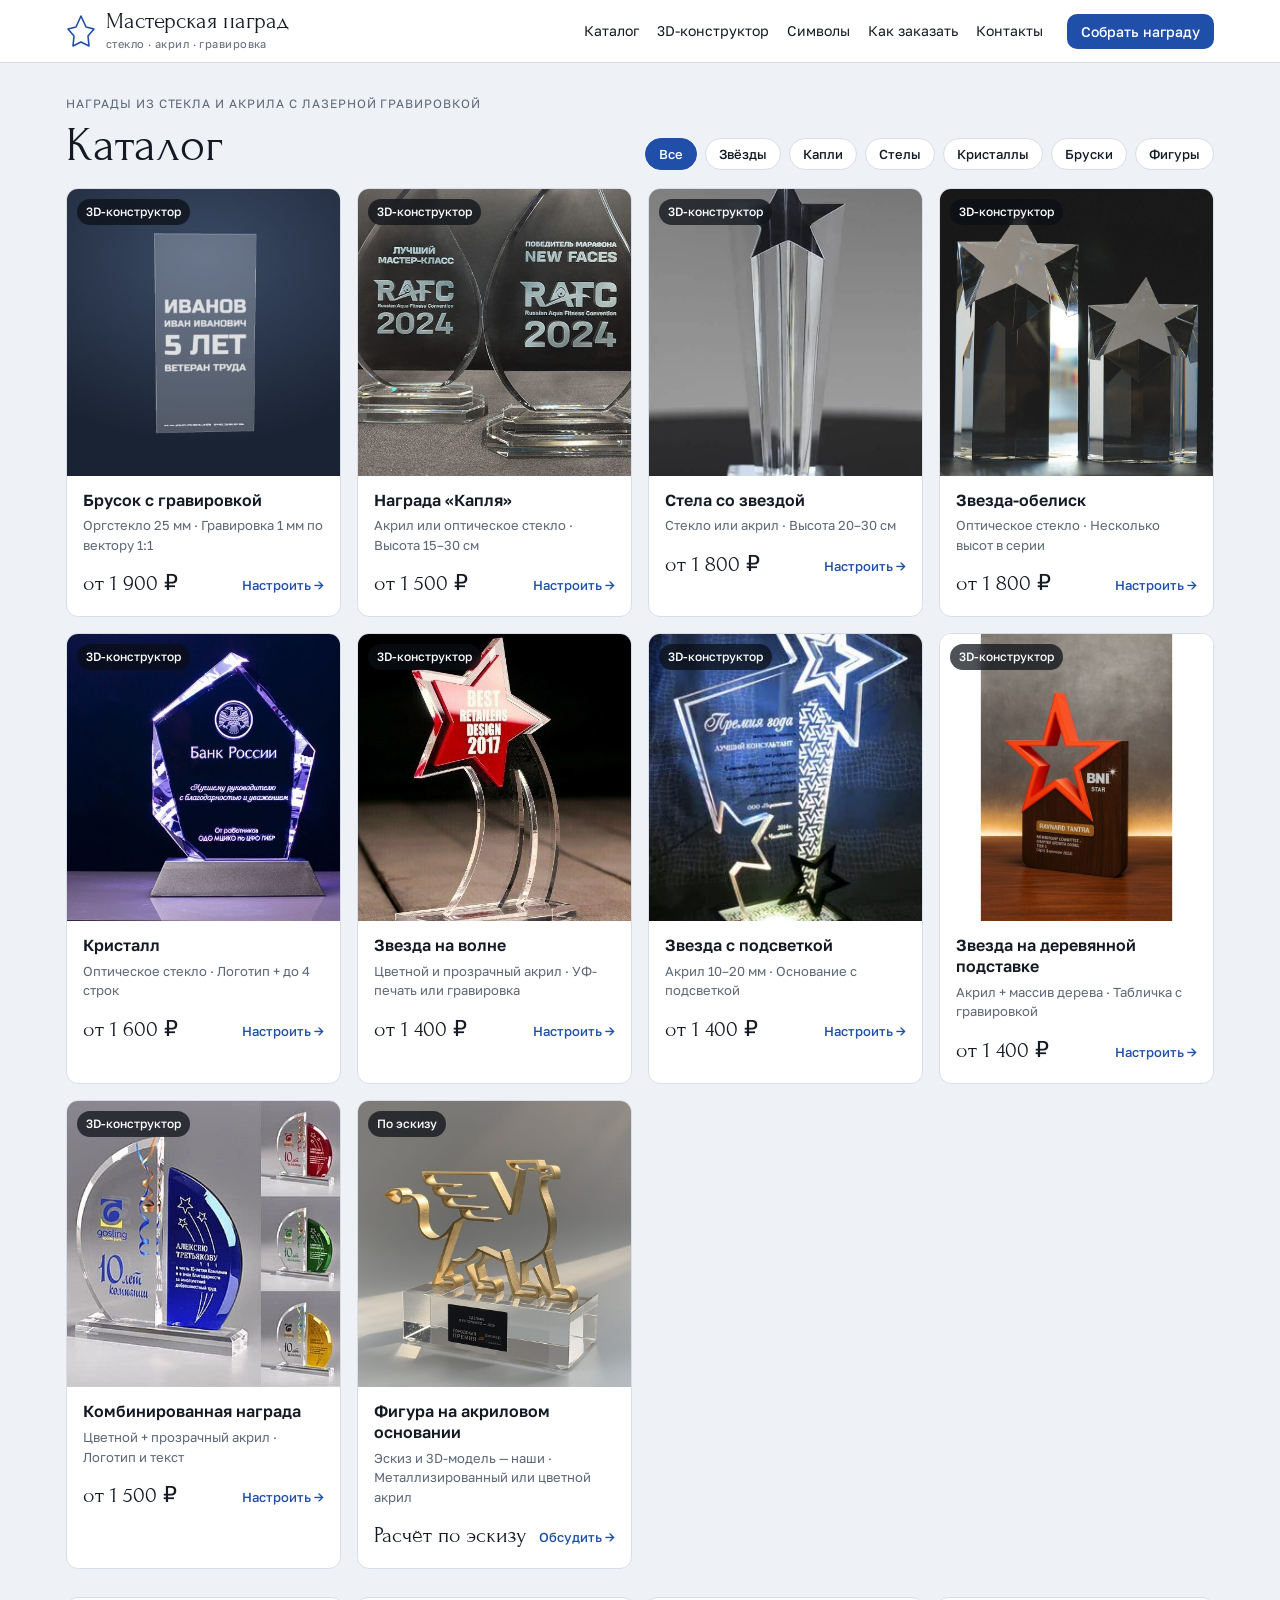
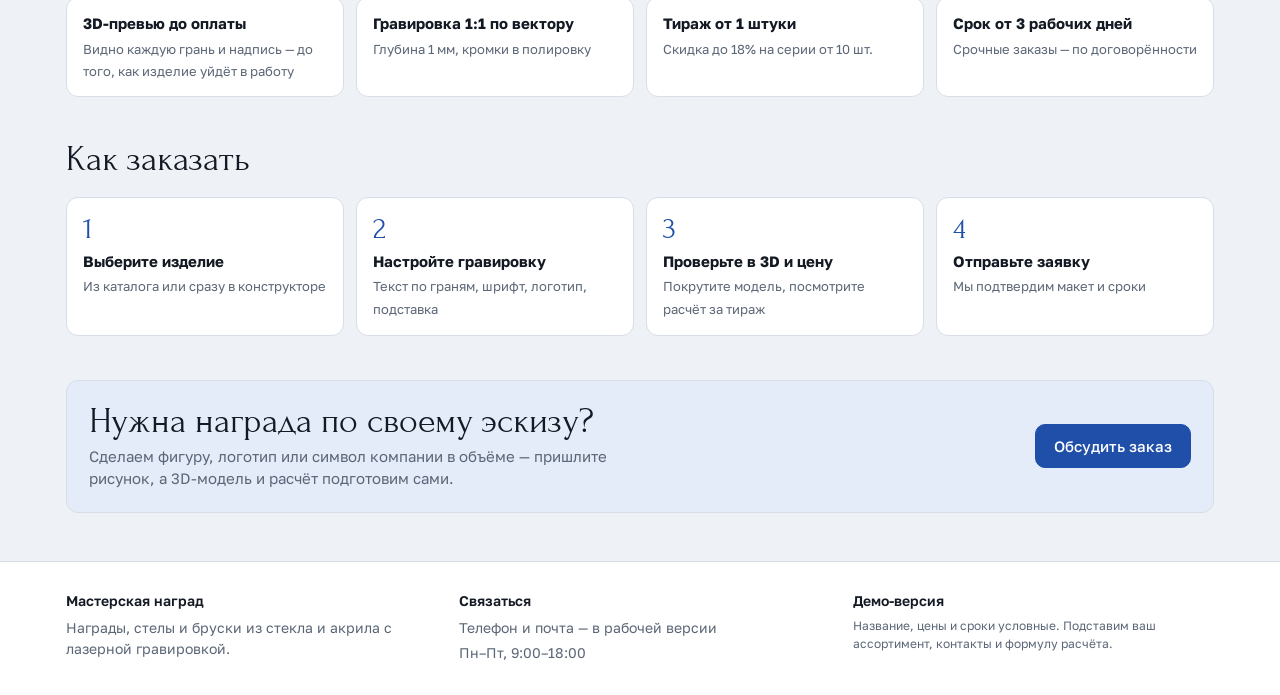
<file: index.html>
<!doctype html>
<html lang="ru">
<head>
<meta charset="utf-8">
<meta name="viewport" content="width=device-width, initial-scale=1, viewport-fit=cover">
<title>Мастерская наград</title>
<meta name="description" content="Награды из стекла и акрила с лазерной гравировкой. Соберите свою награду в 3D-конструкторе и сразу узнайте цену.">
<link rel="preconnect" href="https://fonts.googleapis.com">
<link rel="preconnect" href="https://fonts.gstatic.com" crossorigin>
<link rel="stylesheet" href="https://fonts.googleapis.com/css2?family=Forum&family=Golos+Text:wght@400;500;600&display=swap">
<link rel="stylesheet" href="site.css">
<style>
/* Главная: каталог с фильтром сразу под шапкой, затем преимущества и шаги заказа */
.catalog-top { padding-top: 28px; }
.catalog-top h1 { font-size: clamp(32px, 4.6vw, 48px); margin-top: 6px; }

.perks { display: grid; grid-template-columns: repeat(auto-fit, minmax(210px, 1fr)); gap: 12px; padding-top: 28px; }
.perk { background: var(--surface); border: 1px solid var(--line); border-radius: var(--r); padding: 14px 16px; }
.perk b { display: block; font-size: 15px; margin-bottom: 2px; }
.perk span { font-size: 13px; color: var(--muted); }

.steps { display: grid; grid-template-columns: repeat(auto-fit, minmax(210px, 1fr)); gap: 12px; counter-reset: s; margin: 0; padding: 0; list-style: none; }
.steps li { background: var(--surface); border: 1px solid var(--line); border-radius: var(--r); padding: 16px; counter-increment: s; }
.steps li::before { content: counter(s); font-family: var(--font-display); font-size: 30px; line-height: 1; color: var(--accent); display: block; margin-bottom: 6px; }
.steps b { display: block; margin-bottom: 2px; }
.steps span { font-size: 13px; color: var(--muted); }

.cta-band { background: var(--accent-soft); border: 1px solid var(--line); border-radius: var(--r); padding: 22px; display: flex; flex-wrap: wrap; gap: 14px 24px; align-items: center; justify-content: space-between; }
.cta-band p { margin: 4px 0 0; color: var(--muted); max-width: 60ch; }
</style>
</head>
<body>

<header class="site-head">
  <div class="container">
    <a class="brand" href="index.html" aria-label="Мастерская наград — на главную">
      <svg viewBox="0 0 30 34" aria-hidden="true"><path d="M15 2l5 11 8 2-6 7 1 10-8-4-8 4 1-10-6-7 8-2z"/></svg>
      <span><b>Мастерская наград</b><small>стекло · акрил · гравировка</small></span>
    </a>
    <nav class="nav" aria-label="Разделы">
      <a href="#catalog">Каталог</a>
      <a href="product.html?p=brusok">3D-конструктор</a>
      <a href="library.html">Символы</a>
      <a href="#how">Как заказать</a>
      <a href="#contacts">Контакты</a>
    </nav>
    <a class="head-cta" href="product.html?p=brusok">Собрать награду</a>
  </div>
</header>


<main class="container">

  <section class="section catalog-top" id="catalog" aria-labelledby="catTitle">
    <div class="section-head">
      <div><span class="eyebrow">Награды из стекла и акрила с лазерной гравировкой</span><h1 id="catTitle">Каталог</h1></div>
      <div class="chips" id="chips" role="group" aria-label="Категории"></div>
    </div>
    <div class="cards" id="cards"></div>
  </section>

  <div class="perks">
    <div class="perk"><b>3D-превью до оплаты</b><span>Видно каждую грань и надпись — до того, как изделие уйдёт в работу</span></div>
    <div class="perk"><b>Гравировка 1:1 по вектору</b><span>Глубина 1 мм, кромки в полировку</span></div>
    <div class="perk"><b>Тираж от 1 штуки</b><span>Скидка до 18% на серии от 10 шт.</span></div>
    <div class="perk"><b>Срок от 3 рабочих дней</b><span>Срочные заказы — по договорённости</span></div>
  </div>

  <section class="section" id="how" aria-labelledby="howTitle">
    <h2 id="howTitle">Как заказать</h2>
    <ol class="steps">
      <li><b>Выберите изделие</b><span>Из каталога или сразу в конструкторе</span></li>
      <li><b>Настройте гравировку</b><span>Текст по граням, шрифт, логотип, подставка</span></li>
      <li><b>Проверьте в 3D и цену</b><span>Покрутите модель, посмотрите расчёт за тираж</span></li>
      <li><b>Отправьте заявку</b><span>Мы подтвердим макет и сроки</span></li>
    </ol>
  </section>

  <section class="section">
    <div class="cta-band">
      <div>
        <h2>Нужна награда по своему эскизу?</h2>
        <p>Сделаем фигуру, логотип или символ компании в объёме — пришлите рисунок, а 3D-модель и расчёт подготовим сами.</p>
      </div>
      <a class="button" href="product.html?p=figure">Обсудить заказ</a>
    </div>
  </section>
</main>

<footer class="site-foot" id="contacts">
  <div class="container">
    <div><b>Мастерская наград</b><p>Награды, стелы и бруски из стекла и акрила с лазерной гравировкой.</p></div>
    <div><b>Связаться</b><p>Телефон и почта — в рабочей версии</p><p>Пн–Пт, 9:00–18:00</p></div>
    <div><b>Демо-версия</b><p class="demo-note">Название, цены и сроки условные. Подставим ваш ассортимент, контакты и формулу расчёта.</p></div>
  </div>
</footer>

<script src="catalog.js"></script>
<script>
(function () {
  const rub = n => new Intl.NumberFormat('ru-RU').format(n) + ' ₽';
  const cards = document.getElementById('cards'), chips = document.getElementById('chips');
  const esc = s => s.replace(/[&<>"]/g, c => ({ '&': '&amp;', '<': '&lt;', '>': '&gt;', '"': '&quot;' }[c]));
  function render(cat) {
    cards.innerHTML = CATALOG.filter(p => cat === 'all' || p.cat === cat).map(p => `
      <a class="card" href="product.html?p=${p.id}">
        <div class="card-img"><img src="${p.img}" alt="${esc(p.name)}" loading="lazy">${p.shape ? '<span class="badge">3D-конструктор</span>' : '<span class="badge">По эскизу</span>'}</div>
        <div class="card-body">
          <h3>${esc(p.name)}</h3>
          <p>${esc(p.specs.slice(0, 2).join(' · '))}</p>
          <div class="card-foot"><span class="card-price">${p.from ? 'от ' + rub(p.from) : 'Расчёт по эскизу'}</span><span class="card-link">${p.shape ? 'Настроить →' : 'Обсудить →'}</span></div>
        </div>
      </a>`).join('');
  }
  const used = new Set(CATALOG.map(p => p.cat));
  chips.innerHTML = Object.entries(CATS).filter(([k]) => k === 'all' || used.has(k))
    .map(([k, v]) => `<button type="button" data-cat="${k}" aria-pressed="${k === 'all'}">${v}</button>`).join('');
  chips.addEventListener('click', e => {
    const b = e.target.closest('button'); if (!b) return;
    chips.querySelectorAll('button').forEach(x => x.setAttribute('aria-pressed', String(x === b)));
    render(b.dataset.cat);
  });
  render('all');
})();
</script>
</body>
</html>
</file>
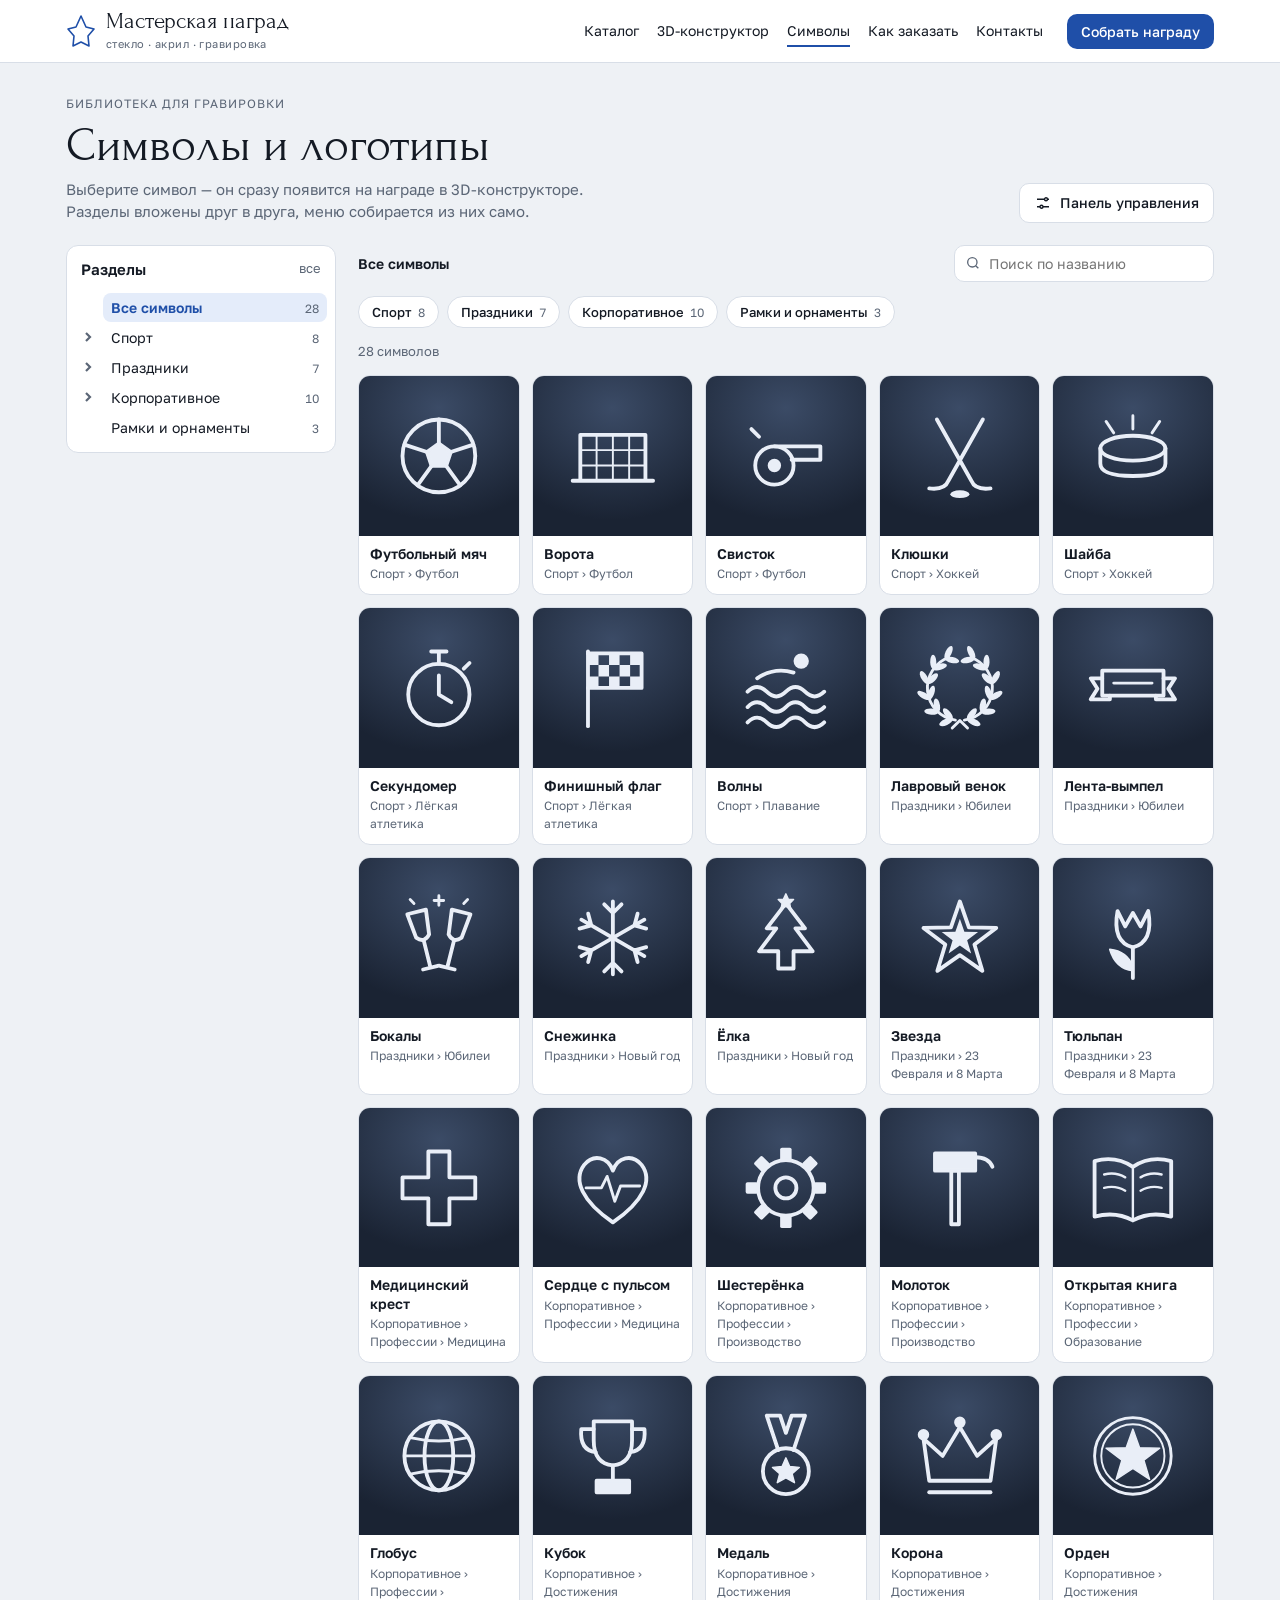
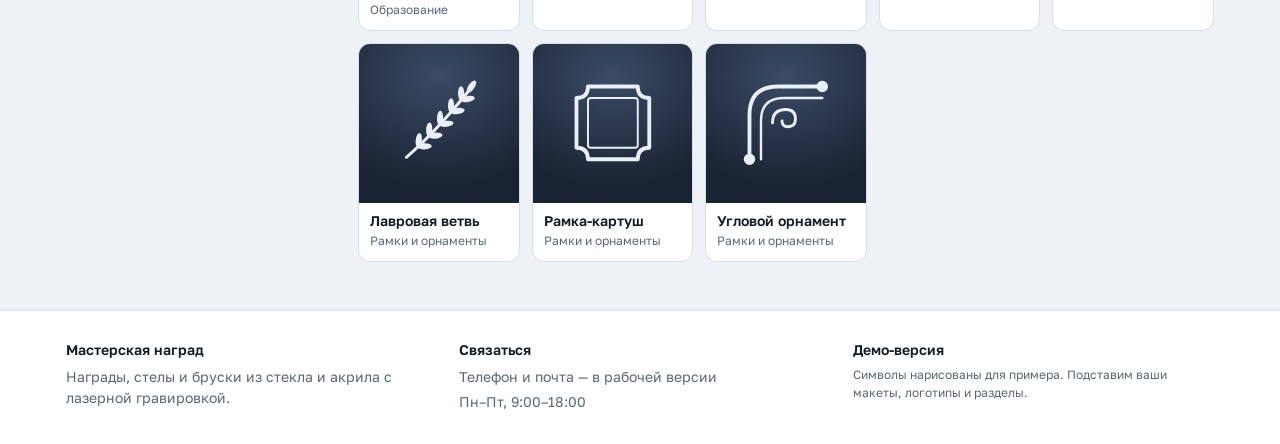
<file: library.html>
<!doctype html>
<html lang="ru">
<head>
<meta charset="utf-8">
<meta name="viewport" content="width=device-width, initial-scale=1, viewport-fit=cover">
<title>Символы для гравировки · Мастерская наград</title>
<meta name="description" content="Библиотека символов и логотипов для гравировки: разделы, поиск и перенос на награду в 3D-конструкторе.">
<link rel="preconnect" href="https://fonts.googleapis.com">
<link rel="preconnect" href="https://fonts.gstatic.com" crossorigin>
<link rel="stylesheet" href="https://fonts.googleapis.com/css2?family=Forum&family=Golos+Text:wght@400;500;600&display=swap">
<link rel="stylesheet" href="site.css">
<style>
/* Библиотека символов: дерево разделов слева, сетка справа, панель управления по кнопке */
.page-head { padding-top: 28px; display: flex; flex-wrap: wrap; gap: 14px 24px; align-items: end; justify-content: space-between; }
.page-head h1 { font-size: clamp(32px, 4.6vw, 48px); margin: 6px 0 8px; }
.page-head p { margin: 0; color: var(--muted); max-width: 62ch; }
.admin-toggle {
  font: 500 14px var(--font-body); display: inline-flex; align-items: center; gap: 8px; cursor: pointer;
  border: 1px solid var(--line); background: var(--surface); color: var(--fg); border-radius: 10px; padding: 10px 14px;
}
.admin-toggle svg { width: 18px; height: 18px; fill: none; stroke: currentColor; stroke-width: 1.8; }
.admin-toggle[aria-pressed="true"] { background: var(--accent); border-color: var(--accent); color: var(--on-accent); }
.admin-toggle:focus-visible { outline: 2px solid var(--accent); outline-offset: 2px; }

.for-banner {
  margin-top: 18px; background: var(--accent-soft); border: 1px solid var(--line); border-radius: var(--r);
  padding: 12px 16px; display: flex; flex-wrap: wrap; gap: 6px 16px; justify-content: space-between; align-items: center; font-size: 14px;
}

.lib { display: grid; grid-template-columns: 270px minmax(0, 1fr); gap: 22px; margin-top: 22px; align-items: start; }
@media (max-width: 820px) { .lib { grid-template-columns: minmax(0, 1fr); gap: 14px; } }

/* Дерево разделов */
.tree-box { background: var(--surface); border: 1px solid var(--line); border-radius: var(--r); position: sticky; top: 78px; max-height: calc(100vh - 96px); overflow: auto; }
@media (max-width: 820px) { .tree-box { position: static; max-height: none; } }
.tree-box summary { list-style: none; cursor: pointer; padding: 12px 14px; font-weight: 600; display: flex; justify-content: space-between; align-items: center; gap: 8px; }
.tree-box summary::-webkit-details-marker { display: none; }
.tree-box summary small { font-weight: 400; color: var(--muted); font-size: 13px; }
.tree-box summary::after { content: ""; width: 8px; height: 8px; border-right: 2px solid var(--muted); border-bottom: 2px solid var(--muted); transform: rotate(45deg); margin-top: -4px; transition: transform .15s; }
.tree-box[open] summary::after { transform: rotate(-135deg); margin-top: 4px; }
@media (min-width: 821px) { .tree-box summary { pointer-events: none; } .tree-box summary::after { display: none; } }
.tree { padding: 0 8px 10px; }
.tree ul { list-style: none; margin: 0; padding: 0; }
.node { display: flex; align-items: center; gap: 2px; padding-left: calc(var(--d, 0) * 16px); border-radius: 8px; }
.node.drop { outline: 2px dashed var(--accent); outline-offset: -2px; }
.caret, .caret-sp { width: 26px; height: 30px; flex: none; }
.caret { border: 0; background: none; color: var(--muted); cursor: pointer; border-radius: 6px; display: grid; place-items: center; }
.caret svg { width: 12px; height: 12px; fill: none; stroke: currentColor; stroke-width: 2.2; transition: transform .15s; }
.caret[aria-expanded="true"] svg { transform: rotate(90deg); }
.caret:focus-visible, .node-btn:focus-visible { outline: 2px solid var(--accent); outline-offset: 1px; }
.node-btn {
  flex: 1; min-width: 0; text-align: left; font: 400 14px var(--font-body); color: var(--fg); background: none; border: 0;
  padding: 6px 8px; border-radius: 8px; cursor: pointer; display: flex; justify-content: space-between; gap: 8px; align-items: baseline;
}
.node-btn span:first-child { overflow-wrap: anywhere; }
.node-btn:hover { background: var(--bg); }
.node-btn[aria-current="true"] { background: var(--accent-soft); color: var(--accent); font-weight: 600; }
.cnt { font-size: 12px; color: var(--muted); font-variant-numeric: tabular-nums; font-weight: 400; }

/* Правая часть */
.panel { display: grid; gap: 14px; min-width: 0; }
.toolbar { display: flex; flex-wrap: wrap; gap: 10px 16px; align-items: center; justify-content: space-between; }
.crumbs { font-size: 14px; color: var(--muted); display: flex; flex-wrap: wrap; gap: 4px; align-items: baseline; }
.crumbs button { font: inherit; color: var(--accent); background: none; border: 0; padding: 0; cursor: pointer; }
.crumbs b { color: var(--fg); font-weight: 600; }
.search { position: relative; flex: 0 1 260px; min-width: 180px; }
.search input {
  width: 100%; font: 400 14px var(--font-body); color: var(--fg); background: var(--surface); border: 1px solid var(--line);
  border-radius: 10px; padding: 9px 12px 9px 34px;
}
.search input:focus { outline: 2px solid var(--accent); outline-offset: 1px; border-color: transparent; }
.search svg { position: absolute; left: 11px; top: 50%; width: 16px; height: 16px; transform: translateY(-50%); fill: none; stroke: var(--muted); stroke-width: 2; }
@media (max-width: 520px) { .search { flex: 1 1 100%; } }

.subchips { display: flex; flex-wrap: wrap; gap: 8px; }
.subchips button {
  font: 500 13px var(--font-body); color: var(--fg); background: var(--surface); border: 1px solid var(--line);
  border-radius: 999px; padding: 7px 13px; cursor: pointer; display: inline-flex; gap: 6px; align-items: baseline;
}
.subchips button:hover { border-color: var(--accent); }
.subchips button:focus-visible { outline: 2px solid var(--accent); outline-offset: 2px; }

.grid { display: grid; grid-template-columns: repeat(auto-fill, minmax(150px, 1fr)); gap: 12px; }
@media (max-width: 520px) { .grid { grid-template-columns: repeat(2, minmax(0, 1fr)); gap: 10px; } }
.tile { min-width: 0; background: var(--surface); border: 1px solid var(--line); border-radius: var(--r); overflow: hidden; display: grid; grid-template-rows: auto 1fr; transition: border-color .15s, transform .15s; }
.tile:hover { border-color: var(--accent); }
.tile.dragging { opacity: .45; }
.tile-open { all: unset; cursor: pointer; display: grid; grid-template-rows: auto 1fr; }
.tile-open:focus-visible { outline: 2px solid var(--accent); outline-offset: -2px; border-radius: var(--r); }
.art { aspect-ratio: 1; background: radial-gradient(120% 100% at 50% 20%, var(--stage-b), var(--stage-a) 70%); color: var(--stage-fg); display: grid; place-items: center; }
.art svg { width: 60%; height: 60%; }
.art img { width: 74%; height: 74%; object-fit: contain; }
.tile-body { padding: 9px 11px 11px; display: grid; gap: 2px; align-content: start; }
.tile-body b { font-size: 14px; font-weight: 600; line-height: 1.3; overflow-wrap: anywhere; }
.tile-body small { font-size: 12px; color: var(--muted); overflow-wrap: anywhere; }
.tile-tools { display: none; gap: 6px; padding: 0 11px 11px; flex-wrap: wrap; }
.admin .tile-tools { display: flex; }
.tile-tools select { flex: 1 1 100%; width: 100%; min-width: 0; font: 400 13px var(--font-body); color: var(--fg); background: var(--bg); border: 1px solid var(--line); border-radius: 8px; padding: 6px 8px; }
.mini {
  flex: 1; font: 500 12px var(--font-body); color: var(--fg); background: var(--bg); border: 1px solid var(--line);
  border-radius: 8px; padding: 6px 8px; cursor: pointer;
}
.mini { min-width: 0; flex: 1 1 100%; }
.mini:hover { border-color: var(--accent); }
.mini.danger:hover { border-color: #c0392b; color: #c0392b; }
.mini:focus-visible, .tile-tools select:focus-visible { outline: 2px solid var(--accent); outline-offset: 1px; }

.empty { border: 1px dashed var(--line); border-radius: var(--r); padding: 28px 18px; text-align: center; color: var(--muted); }
.count-line { font-size: 13px; color: var(--muted); margin: 0; }

/* Панель управления */
.admin-box { display: none; background: var(--surface); border: 1px solid var(--accent); border-radius: var(--r); padding: 16px; gap: 14px; }
.admin .admin-box { display: grid; }
.admin-box h2 { font-family: var(--font-body); font-size: 16px; font-weight: 600; line-height: 1.3; }
.admin-row { display: flex; flex-wrap: wrap; gap: 8px; align-items: center; }
.admin-row label { font-size: 13px; color: var(--muted); flex: 1 1 100%; }
.admin-row input[type="text"] {
  flex: 1 1 200px; min-width: 0; font: 400 14px var(--font-body); color: var(--fg); background: var(--bg);
  border: 1px solid var(--line); border-radius: 10px; padding: 9px 12px;
}
.admin-row input[type="text"]:focus { outline: 2px solid var(--accent); outline-offset: 1px; border-color: transparent; }
.btn {
  font: 500 14px var(--font-body); border-radius: 10px; padding: 9px 14px; cursor: pointer;
  border: 1px solid var(--line); background: var(--bg); color: var(--fg); white-space: nowrap;
}
.btn:hover { border-color: var(--accent); }
.btn:disabled { opacity: .5; cursor: not-allowed; }
.btn.primary { background: var(--accent); color: var(--on-accent); border-color: var(--accent); }
.btn.danger { color: #c0392b; }
:root[data-theme="dark"] .btn.danger { color: #ff8a7a; }
@media (prefers-color-scheme: dark) { :root:not([data-theme="light"]) .btn.danger { color: #ff8a7a; } }
.btn:focus-visible { outline: 2px solid var(--accent); outline-offset: 2px; }
.drop-zone {
  border: 2px dashed var(--line); border-radius: var(--r); padding: 18px; text-align: center; color: var(--muted); font-size: 14px;
  display: grid; gap: 10px; justify-items: center; transition: border-color .15s, background .15s;
}
.drop-zone.over { border-color: var(--accent); background: var(--accent-soft); }
#fileInput { position: absolute; width: 1px; height: 1px; opacity: 0; pointer-events: none; }
.admin-note { font-size: 13px; color: var(--muted); margin: 0; display: flex; flex-wrap: wrap; gap: 6px 14px; justify-content: space-between; align-items: center; }
.linkish { font: inherit; color: var(--accent); background: none; border: 0; padding: 0; cursor: pointer; text-decoration: underline; }
.toast {
  position: fixed; left: 50%; bottom: 20px; transform: translateX(-50%); background: var(--fg); color: var(--bg); font-size: 14px;
  padding: 10px 16px; border-radius: 10px; z-index: 50; max-width: calc(100vw - 32px); box-shadow: 0 6px 24px rgba(0,0,0,.25);
}

/* Карточка символа */
dialog.sym {
  border: 1px solid var(--line); border-radius: 16px; padding: 0; background: var(--surface); color: var(--fg);
  width: min(560px, calc(100vw - 32px)); max-height: calc(100vh - 32px);
}
dialog.sym::backdrop { background: rgba(8, 11, 18, .55); }
.sym-inner { display: grid; grid-template-columns: 200px minmax(0, 1fr); }
.sym-inner .art { aspect-ratio: auto; min-height: 200px; }
@media (max-width: 520px) { .sym-inner { grid-template-columns: minmax(0, 1fr); } .sym-inner .art { aspect-ratio: 16 / 10; } }
.sym-body { padding: 18px; display: grid; gap: 10px; align-content: start; }
.sym-body h2 { font-size: 28px; }
.sym-body small { color: var(--muted); font-size: 13px; }
.sym-body p { margin: 0; font-size: 14px; color: var(--muted); }
.uses { display: grid; gap: 6px; }
.uses a {
  display: flex; align-items: center; gap: 10px; text-decoration: none; color: var(--fg); border: 1px solid var(--line);
  border-radius: 10px; padding: 6px 10px 6px 6px; font-size: 14px; font-weight: 500;
}
.uses a:hover { border-color: var(--accent); }
.uses a.main { background: var(--accent); color: var(--on-accent); border-color: var(--accent); }
.uses img { width: 36px; height: 36px; object-fit: cover; border-radius: 6px; flex: none; }
.uses a span { margin-left: auto; font-size: 13px; opacity: .8; white-space: nowrap; padding-left: 8px; }
.close-x { position: absolute; right: 10px; top: 10px; width: 34px; height: 34px; border-radius: 50%; border: 0; background: rgba(10,14,22,.6); color: #fff; font-size: 20px; line-height: 1; cursor: pointer; }
.close-x:focus-visible { outline: 2px solid var(--accent); outline-offset: 2px; }
</style>
</head>
<body>

<header class="site-head">
  <div class="container">
    <a class="brand" href="index.html" aria-label="Мастерская наград — на главную">
      <svg viewBox="0 0 30 34" aria-hidden="true"><path d="M15 2l5 11 8 2-6 7 1 10-8-4-8 4 1-10-6-7 8-2z"/></svg>
      <span><b>Мастерская наград</b><small>стекло · акрил · гравировка</small></span>
    </a>
    <nav class="nav" aria-label="Разделы">
      <a href="index.html#catalog">Каталог</a>
      <a href="product.html?p=brusok">3D-конструктор</a>
      <a href="library.html" aria-current="page">Символы</a>
      <a href="index.html#how">Как заказать</a>
      <a href="#contacts">Контакты</a>
    </nav>
    <a class="head-cta" href="product.html?p=brusok">Собрать награду</a>
  </div>
</header>

<main class="container" id="app">
  <div class="page-head">
    <div>
      <span class="eyebrow">Библиотека для гравировки</span>
      <h1>Символы и логотипы</h1>
      <p>Выберите символ — он сразу появится на награде в 3D-конструкторе. Разделы вложены друг в друга, меню собирается из них само.</p>
    </div>
    <button class="admin-toggle" type="button" id="adminToggle" aria-pressed="false">
      <svg viewBox="0 0 24 24" aria-hidden="true"><path d="M4 7h10M18 7h2M4 17h4M12 17h8"/><circle cx="16" cy="7" r="2"/><circle cx="10" cy="17" r="2"/></svg>
      Панель управления
    </button>
  </div>

  <div class="for-banner" id="forBanner" hidden></div>

  <div class="lib">
    <details class="tree-box" id="treeBox" open>
      <summary>Разделы <small id="treeSummary"></small></summary>
      <nav class="tree" id="tree" aria-label="Разделы библиотеки"></nav>
    </details>

    <div class="panel">
      <section class="admin-box" id="adminBox" aria-labelledby="adminTitle">
        <h2 id="adminTitle">Управление разделом «<span id="admName"></span>»</h2>

        <div class="admin-row" id="renameRow">
          <label for="renameInput">Название раздела</label>
          <input type="text" id="renameInput" maxlength="60">
          <button class="btn" type="button" id="renameBtn">Переименовать</button>
          <button class="btn danger" type="button" id="deleteBtn">Удалить раздел</button>
        </div>

        <div class="admin-row">
          <label for="newInput" id="newLabel">Новый подраздел</label>
          <input type="text" id="newInput" maxlength="60" placeholder="Например: Баскетбол">
          <button class="btn primary" type="button" id="addBtn">Добавить</button>
        </div>

        <div class="drop-zone" id="dropZone">
          <span id="dropText">Перетащите сюда картинки или выберите файлы — они попадут в этот раздел</span>
          <input type="file" id="fileInput" accept="image/png,image/jpeg,image/svg+xml,image/webp" multiple>
          <label class="btn primary" for="fileInput" id="fileLabel">Загрузить картинки</label>
        </div>

        <p class="admin-note">
          <span>Картинки можно перетаскивать на разделы слева. В демо изменения видны только в этом браузере, в рабочей версии они сохраняются на сервере и сразу видны покупателям.</span>
          <button class="linkish" type="button" id="resetBtn">Вернуть пример</button>
        </p>
      </section>

      <div class="toolbar">
        <div class="crumbs" id="crumbs" aria-label="Путь"></div>
        <label class="search">
          <svg viewBox="0 0 24 24" aria-hidden="true"><circle cx="11" cy="11" r="7"/><path d="M20 20l-4-4"/></svg>
          <input type="search" id="search" placeholder="Поиск по названию" aria-label="Поиск символа">
        </label>
      </div>
      <div class="subchips" id="subchips"></div>
      <p class="count-line" id="countLine" aria-live="polite"></p>
      <div class="grid" id="grid"></div>
    </div>
  </div>
</main>

<dialog class="sym" id="symDlg" aria-labelledby="symName">
  <div class="sym-inner">
    <div class="art" id="symArt"></div>
    <div class="sym-body">
      <small id="symPath"></small>
      <h2 id="symName"></h2>
      <p>Нанести на изделие — откроется 3D-конструктор с этим символом:</p>
      <div class="uses" id="symUses"></div>
    </div>
  </div>
  <button class="close-x" type="button" id="symClose" aria-label="Закрыть">×</button>
</dialog>

<footer class="site-foot" id="contacts">
  <div class="container">
    <div><b>Мастерская наград</b><p>Награды, стелы и бруски из стекла и акрила с лазерной гравировкой.</p></div>
    <div><b>Связаться</b><p>Телефон и почта — в рабочей версии</p><p>Пн–Пт, 9:00–18:00</p></div>
    <div><b>Демо-версия</b><p class="demo-note">Символы нарисованы для примера. Подставим ваши макеты, логотипы и разделы.</p></div>
  </div>
</footer>

<script src="catalog.js"></script>
<script src="symbols.js"></script>
<script>
(function () {
  const $ = id => document.getElementById(id);
  const esc = s => String(s).replace(/[&<>"']/g, c => ({ '&': '&amp;', '<': '&lt;', '>': '&gt;', '"': '&quot;', "'": '&#39;' }[c]));
  const params = new URLSearchParams(location.search);
  const forId = params.get('for');
  const forProduct = (window.CATALOG || []).find(p => p.id === forId && p.shape);

  let data = LIB.load();
  let current = 'all';
  let query = '';
  const expanded = new Set();
  const narrow = matchMedia('(max-width: 820px)');

  /* ---------- Данные ---------- */
  const sec = id => data.sections.find(s => s.id === id);
  const children = pid => data.sections.filter(s => (s.parent || null) === pid);
  function descendants(id) {
    const out = new Set([id]);
    let grew = true;
    while (grew) { grew = false; data.sections.forEach(s => { if (s.parent && out.has(s.parent) && !out.has(s.id)) { out.add(s.id); grew = true; } }); }
    return out;
  }
  function pathOf(id) {
    const out = []; let s = sec(id), guard = 0;
    while (s && guard++ < 50) { out.unshift(s); s = s.parent ? sec(s.parent) : null; }
    return out;
  }
  const countIn = id => { const d = descendants(id); return data.items.filter(i => d.has(i.section)).length; };
  const uid = p => p + Date.now().toString(36) + Math.random().toString(36).slice(2, 6);
  function persist() {
    if (!LIB.save(data)) toast('Хранилище браузера заполнено. В рабочей версии картинки хранятся на сервере, без этого ограничения.');
  }
  let toastTimer;
  function toast(msg) {
    let t = document.querySelector('.toast');
    if (!t) { t = document.createElement('div'); t.className = 'toast'; t.setAttribute('role', 'status'); document.body.appendChild(t); }
    t.textContent = msg; t.hidden = false;
    clearTimeout(toastTimer); toastTimer = setTimeout(() => { t.hidden = true; }, 3200);
  }

  /* ---------- Дерево ---------- */
  const chevron = '<svg viewBox="0 0 12 12" aria-hidden="true"><path d="M4 2l4 4-4 4"/></svg>';
  function nodeHTML(s, depth) {
    const kids = children(s.id), open = expanded.has(s.id);
    const caret = kids.length
      ? `<button class="caret" type="button" data-toggle="${s.id}" aria-expanded="${open}" aria-label="${open ? 'Свернуть' : 'Развернуть'} «${esc(s.name)}»">${chevron}</button>`
      : '<span class="caret-sp"></span>';
    return `<li><div class="node" style="--d:${depth}" data-drop="${s.id}">${caret}<button class="node-btn" type="button" data-sec="${s.id}" aria-current="${current === s.id}"><span>${esc(s.name)}</span><span class="cnt">${countIn(s.id)}</span></button></div>`
      + (kids.length && open ? `<ul>${kids.map(k => nodeHTML(k, depth + 1)).join('')}</ul>` : '') + '</li>';
  }
  function renderTree() {
    $('tree').innerHTML = `<ul><li><div class="node" style="--d:0"><span class="caret-sp"></span><button class="node-btn" type="button" data-sec="all" aria-current="${current === 'all'}"><span>Все символы</span><span class="cnt">${data.items.length}</span></button></div></li>`
      + children(null).map(s => nodeHTML(s, 0)).join('') + '</ul>';
    $('treeSummary').textContent = current === 'all' ? 'все' : (sec(current) || {}).name || '';
  }

  /* ---------- Сетка ---------- */
  function artHTML(item) { return item.src ? `<img src="${esc(item.src)}" alt="">` : LIB.svgMarkup(item); }
  function sectionOptions(selected) {
    const out = [];
    (function walk(pid, depth) { children(pid).forEach(s => { out.push(`<option value="${s.id}"${s.id === selected ? ' selected' : ''}>${'— '.repeat(depth)}${esc(s.name)}</option>`); walk(s.id, depth + 1); }); })(null, 0);
    return out.join('');
  }
  function renderGrid() {
    const q = query.trim().toLowerCase();
    let list;
    if (q) list = data.items.filter(i => i.name.toLowerCase().includes(q));
    else if (current === 'all') list = data.items;
    else { const d = descendants(current); list = data.items.filter(i => d.has(i.section)); }

    const pathLabel = i => pathOf(i.section).map(s => s.name).join(' › ');
    $('grid').innerHTML = list.map(i => `
      <article class="tile" data-item="${i.id}">
        <button class="tile-open" type="button" data-open="${i.id}" aria-label="${esc(i.name)}: открыть">
          <div class="art">${artHTML(i)}</div>
          <div class="tile-body"><b>${esc(i.name)}</b>${(q || i.section !== current) ? `<small>${esc(pathLabel(i))}</small>` : ''}</div>
        </button>
        <div class="tile-tools">
          <select data-move="${i.id}" aria-label="Перенести «${esc(i.name)}» в раздел">${sectionOptions(i.section)}</select>
          <button class="mini" type="button" data-rename="${i.id}">Переименовать</button>
          <button class="mini danger" type="button" data-del="${i.id}">Удалить</button>
        </div>
      </article>`).join('');

    const empty = !list.length;
    if (empty) {
      $('grid').innerHTML = `<div class="empty" style="grid-column:1/-1">${q ? 'Ничего не нашлось. Попробуйте другое слово.' : (document.body.classList.contains('admin') ? 'В этом разделе пока нет картинок — загрузите первые в панели выше.' : 'В этом разделе пока нет картинок.')}</div>`;
    }
    $('countLine').textContent = q ? `Найдено: ${list.length}` : `${list.length} ${plural(list.length, 'символ', 'символа', 'символов')}`;
    document.querySelectorAll('.tile').forEach(t => { t.draggable = document.body.classList.contains('admin'); });
  }
  function plural(n, a, b, c) { const m = n % 100, k = n % 10; if (m > 10 && m < 20) return c; if (k === 1) return a; if (k > 1 && k < 5) return b; return c; }

  function renderCrumbs() {
    const parts = ['<button type="button" data-sec="all">Все символы</button>'];
    if (current !== 'all') {
      const p = pathOf(current);
      p.forEach((s, i) => parts.push(i === p.length - 1 ? `<b>${esc(s.name)}</b>` : `<button type="button" data-sec="${s.id}">${esc(s.name)}</button>`));
    } else parts[0] = '<b>Все символы</b>';
    $('crumbs').innerHTML = parts.join('<span aria-hidden="true">›</span>');
    const kids = children(current === 'all' ? null : current);
    $('subchips').innerHTML = query ? '' : kids.map(s => `<button type="button" data-sec="${s.id}">${esc(s.name)} <span class="cnt">${countIn(s.id)}</span></button>`).join('');
  }

  function renderAdmin() {
    const isAll = current === 'all', s = sec(current);
    $('admName').textContent = isAll ? 'Все символы' : s.name;
    $('renameRow').hidden = isAll;
    if (!isAll) $('renameInput').value = s.name;
    $('newLabel').textContent = isAll ? 'Новый раздел верхнего уровня' : `Новый подраздел внутри «${s.name}»`;
    $('fileInput').disabled = isAll;
    $('fileLabel').classList.toggle('disabled', isAll);
    $('fileLabel').style.opacity = isAll ? '.5' : '';
    $('dropText').textContent = isAll ? 'Чтобы загрузить картинки, выберите раздел слева' : `Перетащите сюда картинки или выберите файлы — они попадут в «${s.name}»`;
  }

  function render() { renderTree(); renderCrumbs(); renderGrid(); renderAdmin(); }

  function select(id) {
    if (id !== 'all' && !sec(id)) id = 'all';
    current = id; query = ''; $('search').value = '';
    if (id !== 'all') { pathOf(id).forEach(s => expanded.add(s.id)); }
    render();
    if (narrow.matches) { $('treeBox').open = false; }
  }

  /* ---------- События навигации ---------- */
  document.addEventListener('click', e => {
    const t = e.target.closest('[data-toggle]');
    if (t) { const id = t.dataset.toggle; expanded.has(id) ? expanded.delete(id) : expanded.add(id); renderTree(); return; }
    const s = e.target.closest('[data-sec]');
    if (s) { select(s.dataset.sec); return; }
    const o = e.target.closest('[data-open]');
    if (o) { openItem(o.dataset.open); return; }
    const r = e.target.closest('[data-rename]');
    if (r) { renameItem(r.dataset.rename); return; }
    const d = e.target.closest('[data-del]');
    if (d) { deleteItem(d.dataset.del); }
  });
  $('search').addEventListener('input', e => { query = e.target.value; renderCrumbs(); renderGrid(); });

  /* ---------- Карточка символа ---------- */
  const dlg = $('symDlg');
  function openItem(id) {
    const it = data.items.find(i => i.id === id); if (!it) return;
    $('symArt').innerHTML = artHTML(it);
    $('symName').textContent = it.name;
    $('symPath').textContent = pathOf(it.section).map(s => s.name).join(' › ');
    const prods = (window.CATALOG || []).filter(p => p.shape);
    const seen = new Set(), pick = [];
    if (forProduct) { pick.push(forProduct); seen.add(forProduct.shape); }
    prods.forEach(p => { if (!seen.has(p.shape)) { seen.add(p.shape); pick.push(p); } });
    $('symUses').innerHTML = pick.map((p, i) => `<a class="${i === 0 && forProduct ? 'main' : ''}" href="product.html?p=${p.id}&sym=${encodeURIComponent(it.id)}"><img src="${p.img}" alt="">${esc(p.name)}<span>${i === 0 && forProduct ? 'Вернуться →' : 'Открыть →'}</span></a>`).join('');
    if (dlg.showModal) dlg.showModal(); else dlg.setAttribute('open', '');
  }
  $('symClose').addEventListener('click', () => dlg.close ? dlg.close() : dlg.removeAttribute('open'));
  dlg.addEventListener('click', e => { if (e.target === dlg) dlg.close(); });

  if (forProduct) {
    const b = $('forBanner'); b.hidden = false;
    b.innerHTML = `<span>Выбираете символ для «<b>${esc(forProduct.name)}</b>». Нажмите на картинку — и она появится на награде.</span><a href="product.html?p=${forProduct.id}">← Вернуться в конструктор</a>`;
  }

  /* ---------- Панель управления ---------- */
  function setAdmin(on) {
    document.body.classList.toggle('admin', on);
    $('adminToggle').setAttribute('aria-pressed', String(on));
    try { sessionStorage.setItem('graver-admin', on ? '1' : ''); } catch (e) { /* ничего */ }
    renderGrid();
  }
  $('adminToggle').addEventListener('click', () => setAdmin(!document.body.classList.contains('admin')));

  $('addBtn').addEventListener('click', () => {
    const name = $('newInput').value.trim();
    if (!name) { $('newInput').focus(); return; }
    const s = { id: uid('c'), name, parent: current === 'all' ? null : current };
    data.sections.push(s); persist(); $('newInput').value = '';
    if (s.parent) expanded.add(s.parent);
    render(); toast(`Раздел «${name}» добавлен`);
  });
  $('newInput').addEventListener('keydown', e => { if (e.key === 'Enter') $('addBtn').click(); });

  $('renameBtn').addEventListener('click', () => {
    const s = sec(current), name = $('renameInput').value.trim();
    if (!s || !name) return;
    s.name = name; persist(); render(); toast('Раздел переименован');
  });
  $('renameInput').addEventListener('keydown', e => { if (e.key === 'Enter') $('renameBtn').click(); });

  $('deleteBtn').addEventListener('click', () => {
    const s = sec(current); if (!s) return;
    const parent = s.parent ? sec(s.parent) : null;
    const own = data.items.filter(i => i.section === s.id).length, kids = children(s.id).length;
    let msg = `Удалить раздел «${s.name}»?`;
    if (parent) msg += (own || kids) ? ` Его картинки и подразделы переедут в «${parent.name}».` : '';
    else msg += own ? ` ${own} ${plural(own, 'картинка', 'картинки', 'картинок')} из него будут удалены, подразделы станут разделами верхнего уровня.` : (kids ? ' Подразделы станут разделами верхнего уровня.' : '');
    if (!confirm(msg)) return;
    data.items = parent ? data.items.map(i => i.section === s.id ? Object.assign(i, { section: parent.id }) : i) : data.items.filter(i => i.section !== s.id);
    data.sections.forEach(c => { if (c.parent === s.id) c.parent = s.parent || null; });
    data.sections = data.sections.filter(c => c.id !== s.id);
    persist(); select(parent ? parent.id : 'all'); toast('Раздел удалён');
  });

  $('resetBtn').addEventListener('click', () => {
    if (!confirm('Вернуть исходный пример? Ваши разделы и загруженные картинки будут удалены.')) return;
    data = LIB.reset(); expanded.clear(); select('all'); toast('Пример восстановлен');
  });

  function renameItem(id) {
    const it = data.items.find(i => i.id === id); if (!it) return;
    const name = prompt('Название картинки', it.name);
    if (name && name.trim()) { it.name = name.trim(); persist(); renderGrid(); }
  }
  function deleteItem(id) {
    const it = data.items.find(i => i.id === id); if (!it) return;
    if (!confirm(`Удалить «${it.name}»?`)) return;
    data.items = data.items.filter(i => i.id !== id); persist(); render();
  }
  function moveItem(id, to) {
    const it = data.items.find(i => i.id === id), s = sec(to);
    if (!it || !s || it.section === to) return;
    it.section = to; persist(); render(); toast(`«${it.name}» перенесена в «${s.name}»`);
  }
  document.addEventListener('change', e => { const m = e.target.closest('[data-move]'); if (m) moveItem(m.dataset.move, m.value); });

  /* Загрузка картинок: уменьшаем до 480 px, чтобы поместились в хранилище демо */
  function readImage(file) {
    return new Promise((resolve, reject) => {
      const r = new FileReader();
      r.onerror = reject;
      r.onload = () => {
        if (file.type === 'image/svg+xml') { resolve(r.result); return; }
        const img = new Image();
        img.onerror = reject;
        img.onload = () => {
          const k = Math.min(1, 480 / Math.max(img.width, img.height));
          const c = document.createElement('canvas');
          c.width = Math.max(1, Math.round(img.width * k)); c.height = Math.max(1, Math.round(img.height * k));
          c.getContext('2d').drawImage(img, 0, 0, c.width, c.height);
          resolve(file.type === 'image/jpeg' ? c.toDataURL('image/jpeg', 0.85) : c.toDataURL('image/png'));
        };
        img.src = r.result;
      };
      r.readAsDataURL(file);
    });
  }
  async function addFiles(files) {
    if (current === 'all') { toast('Сначала выберите раздел слева'); return; }
    const list = [...files].filter(f => /^image\/(png|jpeg|svg\+xml|webp)$/.test(f.type));
    if (!list.length) { toast('Подойдут PNG, JPG, SVG или WebP'); return; }
    let ok = 0;
    for (const f of list) {
      try {
        const src = await readImage(f);
        data.items.push({ id: uid('u'), name: f.name.replace(/\.[^.]+$/, '').replace(/[_-]+/g, ' ').trim() || 'Картинка', section: current, src });
        ok++;
      } catch (e) { /* пропускаем битый файл */ }
    }
    persist(); render();
    toast(ok ? `Добавлено: ${ok} ${plural(ok, 'картинка', 'картинки', 'картинок')}` : 'Не удалось открыть файлы');
  }
  $('fileInput').addEventListener('change', e => { addFiles(e.target.files); e.target.value = ''; });
  const dz = $('dropZone');
  ['dragenter', 'dragover'].forEach(ev => dz.addEventListener(ev, e => { if (e.dataTransfer.types.includes('Files')) { e.preventDefault(); dz.classList.add('over'); } }));
  ['dragleave', 'drop'].forEach(ev => dz.addEventListener(ev, () => dz.classList.remove('over')));
  dz.addEventListener('drop', e => { if (e.dataTransfer.files.length) { e.preventDefault(); addFiles(e.dataTransfer.files); } });

  /* Перетаскивание картинки на раздел в дереве */
  let dragId = null;
  document.addEventListener('dragstart', e => {
    const t = e.target.closest && e.target.closest('.tile'); if (!t || !document.body.classList.contains('admin')) return;
    dragId = t.dataset.item; t.classList.add('dragging');
    e.dataTransfer.effectAllowed = 'move'; e.dataTransfer.setData('text/plain', dragId);
  });
  document.addEventListener('dragend', () => { dragId = null; document.querySelectorAll('.dragging,.node.drop').forEach(x => x.classList.remove('dragging', 'drop')); });
  $('tree').addEventListener('dragover', e => {
    const n = e.target.closest('[data-drop]'); if (!dragId || !n) return;
    e.preventDefault(); document.querySelectorAll('.node.drop').forEach(x => x !== n && x.classList.remove('drop')); n.classList.add('drop');
  });
  $('tree').addEventListener('drop', e => {
    const n = e.target.closest('[data-drop]'); if (!dragId || !n) return;
    e.preventDefault(); n.classList.remove('drop'); moveItem(dragId, n.dataset.drop);
  });

  /* ---------- Старт ---------- */
  if (narrow.matches) $('treeBox').open = false;
  let startAdmin = params.get('admin') === '1';
  try { startAdmin = startAdmin || sessionStorage.getItem('graver-admin') === '1'; } catch (e) { /* ничего */ }
  const startSec = params.get('s');
  select(startSec || 'all');
  if (startAdmin) setAdmin(true);
})();
</script>
</body>
</html>
</file>
<file: site.css>
/* Общие стили магазина «Мастерская наград»: цвета, шапка, подвал, каталог */
:root {
  --bg: #eef1f5;
  --surface: #ffffff;
  --fg: #141a24;
  --muted: #5b6676;
  --line: #d8dee7;
  --accent: #1f4fa8;
  --accent-soft: #e4ecfa;
  --on-accent: #ffffff;
  --stage-a: #1a2333;
  --stage-b: #3b4b66;
  --stage-fg: #e9eef7;
  --good: #1d7a4e;
  --hero-a: #121a28;
  --hero-b: #2c3a55;
  --font-display: "Forum", "Times New Roman", Georgia, serif;
  --font-body: "Golos Text", system-ui, -apple-system, "Segoe UI", Roboto, sans-serif;
  --r: 12px;
}
@media (prefers-color-scheme: dark) {
  :root:not([data-theme="light"]) {
    --bg: #0d1118; --surface: #151b25; --fg: #e6ebf3; --muted: #9aa6b8; --line: #263041;
    --accent: #84a9ff; --accent-soft: #1b2741; --on-accent: #0d1118;
    --stage-a: #070a10; --stage-b: #1c2638; --stage-fg: #e9eef7; --good: #5fcf98;
    --hero-a: #070a10; --hero-b: #1a2335;
    color-scheme: dark;
  }
}
:root[data-theme="dark"] {
  --bg: #0d1118; --surface: #151b25; --fg: #e6ebf3; --muted: #9aa6b8; --line: #263041;
  --accent: #84a9ff; --accent-soft: #1b2741; --on-accent: #0d1118;
  --stage-a: #070a10; --stage-b: #1c2638; --stage-fg: #e9eef7; --good: #5fcf98;
  --hero-a: #070a10; --hero-b: #1a2335;
  color-scheme: dark;
}
* { box-sizing: border-box; }
[hidden] { display: none !important; }
html { -webkit-text-size-adjust: 100%; }
body {
  margin: 0; background: var(--bg); color: var(--fg); font-family: var(--font-body); font-size: 15px; line-height: 1.5;
}
a { color: var(--accent); }
img { max-width: 100%; display: block; }
.container {
  max-width: 1180px; margin: 0 auto;
  padding-left: max(16px, env(safe-area-inset-left, 0px));
  padding-right: max(16px, env(safe-area-inset-right, 0px));
}

/* Шапка */
.site-head { background: var(--surface); border-bottom: 1px solid var(--line); position: sticky; top: 0; z-index: 20; }
.site-head .container { display: flex; align-items: center; gap: 12px 24px; min-height: 62px; flex-wrap: wrap; padding-block: 8px; }
.brand { display: flex; align-items: center; gap: 10px; color: var(--fg); text-decoration: none; margin-right: auto; }
.brand svg { width: 30px; height: 34px; flex: none; }
.brand svg path { fill: none; stroke: var(--accent); stroke-width: 1.6; stroke-linejoin: round; }
.brand b { font-family: var(--font-display); font-weight: 400; font-size: 23px; line-height: 1; }
.brand small { display: block; font-size: 11px; color: var(--muted); letter-spacing: .04em; margin-top: 2px; }
.nav { display: flex; gap: 4px 18px; flex-wrap: wrap; font-size: 14px; }
.nav a { color: var(--fg); text-decoration: none; padding: 4px 0; border-bottom: 2px solid transparent; }
.nav a:hover, .nav a[aria-current="page"] { border-color: var(--accent); }
.head-cta {
  font: 500 14px var(--font-body); background: var(--accent); color: var(--on-accent); text-decoration: none;
  border-radius: 10px; padding: 9px 14px; white-space: nowrap;
}
@media (max-width: 640px) { .nav { order: 3; width: 100%; } .head-cta { padding: 8px 12px; } }

/* Подвал */
.site-foot { border-top: 1px solid var(--line); margin-top: 48px; background: var(--surface); }
.site-foot .container { display: grid; grid-template-columns: repeat(auto-fit, minmax(200px, 1fr)); gap: 18px 32px; padding-block: 28px; font-size: 14px; color: var(--muted); }
.site-foot b { display: block; color: var(--fg); font-weight: 600; margin-bottom: 6px; }
.site-foot p { margin: 0 0 4px; }
.demo-note { font-size: 12px; }

/* Общие элементы */
.eyebrow { font-size: 12px; letter-spacing: .08em; text-transform: uppercase; color: var(--muted); }
h1, h2 { font-family: var(--font-display); font-weight: 400; margin: 0; line-height: 1.05; text-wrap: balance; }
h2 { font-size: clamp(26px, 3.4vw, 36px); }
.section { padding-top: 44px; display: grid; gap: 18px; }
.section-head { display: flex; flex-wrap: wrap; align-items: end; justify-content: space-between; gap: 10px 20px; }
.button {
  display: inline-block; font: 500 15px var(--font-body); border-radius: 10px; padding: 12px 18px; text-decoration: none;
  background: var(--accent); color: var(--on-accent); border: 1px solid var(--accent); cursor: pointer;
}
.button.ghost { background: transparent; color: inherit; border-color: currentColor; }
.button:hover { filter: brightness(1.07); }
.button:focus-visible, .nav a:focus-visible, .head-cta:focus-visible, .brand:focus-visible { outline: 2px solid var(--accent); outline-offset: 3px; border-radius: 6px; }

/* Карточки каталога */
.cards { display: grid; grid-template-columns: repeat(auto-fill, minmax(230px, 1fr)); gap: 16px; }
.card {
  background: var(--surface); border: 1px solid var(--line); border-radius: var(--r); overflow: hidden;
  display: grid; grid-template-rows: auto 1fr; color: inherit; text-decoration: none; transition: border-color .15s, transform .15s;
}
.card:hover { border-color: var(--accent); transform: translateY(-2px); }
.card:focus-visible { outline: 2px solid var(--accent); outline-offset: 2px; }
.card-img { aspect-ratio: 4 / 4.2; background: #1a2130; position: relative; overflow: hidden; }
.card-img img { width: 100%; height: 100%; object-fit: cover; }
.badge {
  position: absolute; left: 10px; top: 10px; font-size: 12px; font-weight: 500; border-radius: 999px; padding: 4px 9px;
  background: rgba(10,14,22,.72); color: #fff; backdrop-filter: blur(4px);
}
.card-body { padding: 14px 16px 16px; display: grid; gap: 6px; align-content: start; }
.card-body h3 { margin: 0; font-size: 16px; font-weight: 600; line-height: 1.3; }
.card-body p { margin: 0; font-size: 13px; color: var(--muted); }
.card-foot { display: flex; justify-content: space-between; align-items: baseline; gap: 8px; margin-top: 6px; }
.card-price { font-family: var(--font-display); font-size: 22px; font-variant-numeric: tabular-nums; }
.card-link { font-size: 13px; font-weight: 500; color: var(--accent); }

@media (max-width: 520px) {
  .cards { grid-template-columns: 1fr 1fr; gap: 10px; }
  .card-body { padding: 10px 11px 12px; }
  .card-body h3 { font-size: 14px; }
  .card-body p { display: none; }
  .card-foot { flex-direction: column; gap: 2px; }
  .card-price { font-size: 19px; }
}
.chips { display: flex; flex-wrap: wrap; gap: 8px; }
.chips button {
  font: 500 13px var(--font-body); color: var(--fg); background: var(--surface); border: 1px solid var(--line);
  border-radius: 999px; padding: 7px 13px; cursor: pointer;
}
.chips button[aria-pressed="true"] { background: var(--accent); color: var(--on-accent); border-color: var(--accent); }
.chips button:focus-visible { outline: 2px solid var(--accent); outline-offset: 2px; }
@media (prefers-reduced-motion: reduce) { * { transition: none !important; } }
</file>
